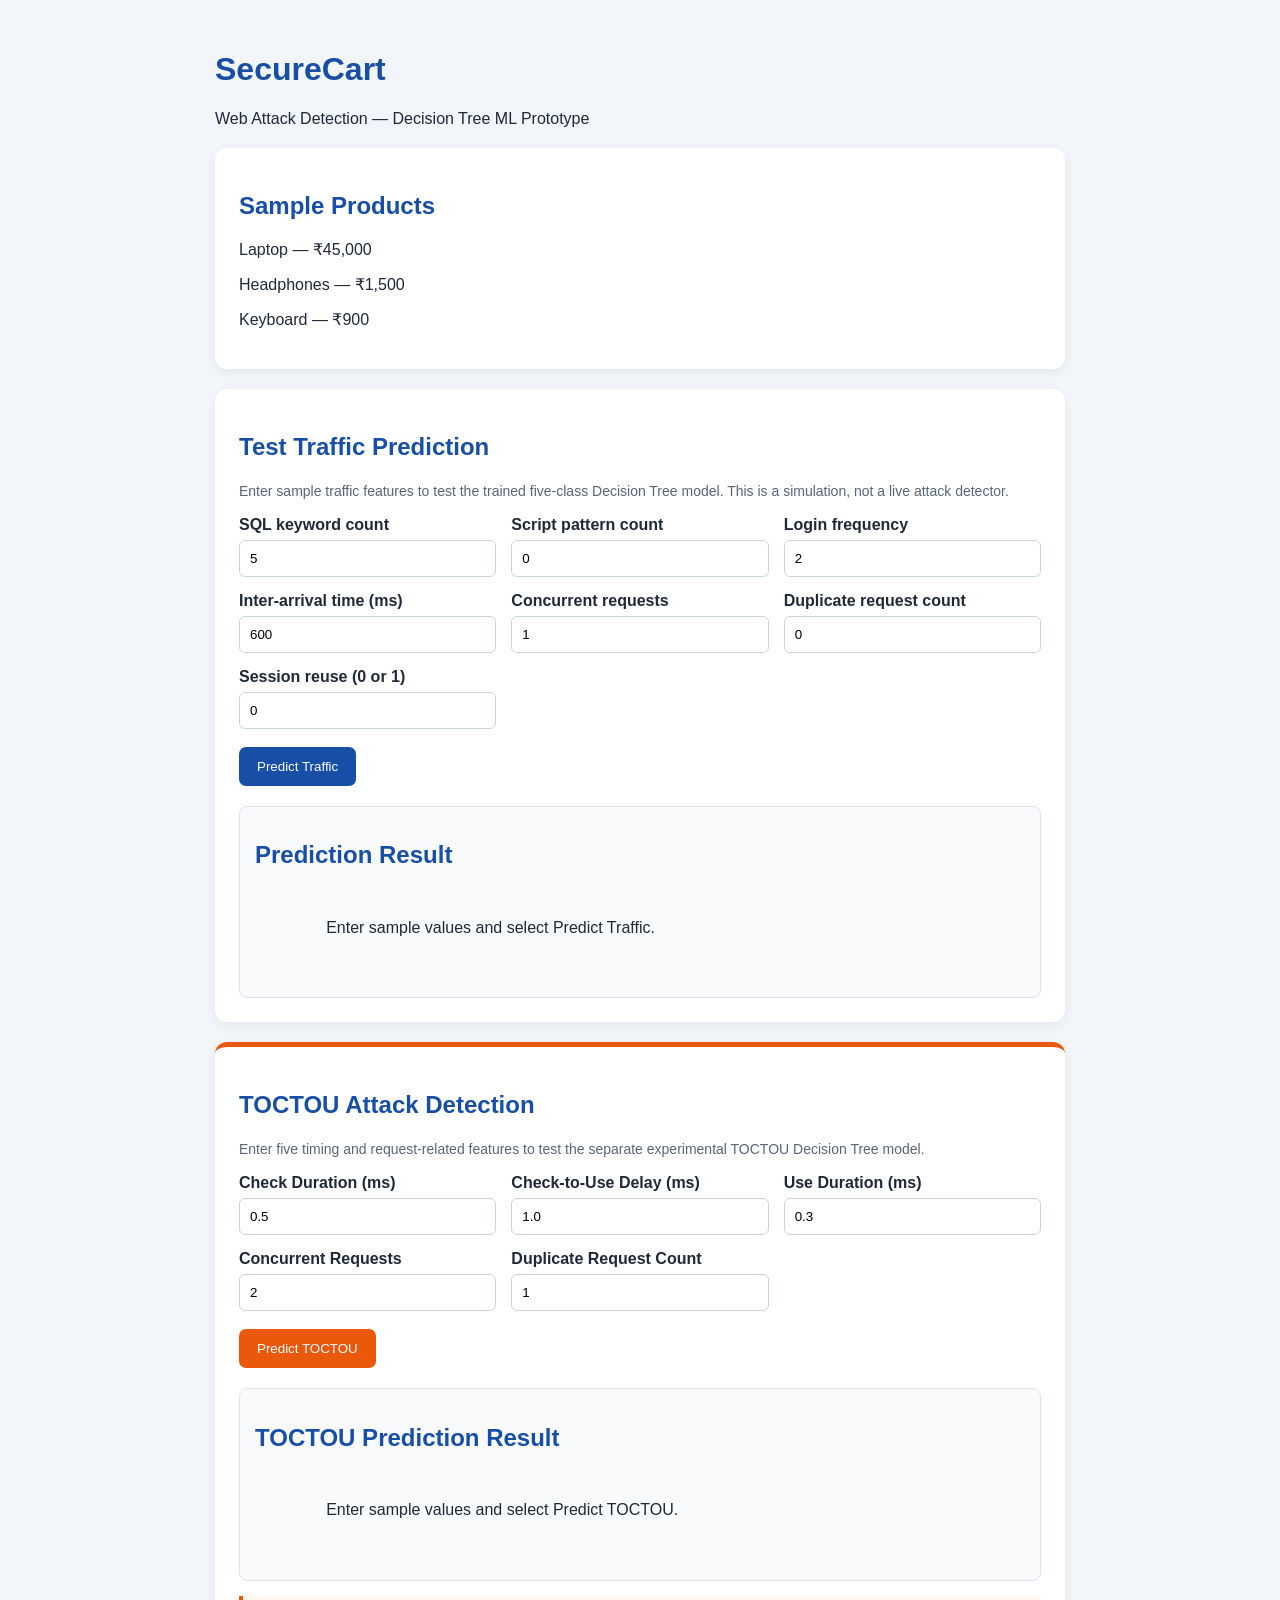
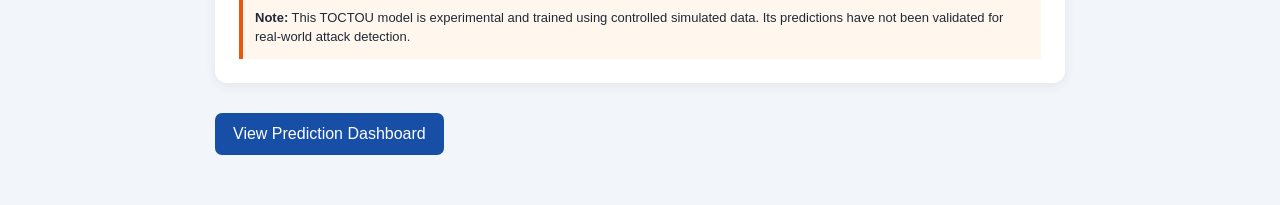
<file: templates/index.html>
<!DOCTYPE html>
<html lang="en">

<head>
    <meta charset="UTF-8">
    <meta name="viewport" content="width=device-width, initial-scale=1.0">

    <title>SecureCart - Web Attack Detection</title>

    <style>
        body {
            font-family: Arial, sans-serif;
            background: #f2f5f9;
            margin: 0;
            padding: 30px;
            color: #202938;
        }

        .container {
            max-width: 850px;
            margin: auto;
        }

        .card {
            background: white;
            padding: 24px;
            margin: 20px 0;
            border-radius: 12px;
            box-shadow: 0 3px 12px #00000010;
        }

        h1, h2 {
            color: #174ea6;
        }

        .fields {
            display: grid;
            grid-template-columns: repeat(auto-fit, minmax(220px, 1fr));
            gap: 15px;
        }

        label {
            display: block;
            font-weight: bold;
            margin-bottom: 6px;
        }

        input {
            box-sizing: border-box;
            width: 100%;
            padding: 10px;
            border: 1px solid #ccd3df;
            border-radius: 6px;
        }

        button {
            background: #174ea6;
            color: white;
            border: 0;
            padding: 12px 18px;
            border-radius: 7px;
            cursor: pointer;
            margin-top: 18px;
        }

        button:hover {
            background: #103b80;
        }

        #result,
        #toctouResult {
            white-space: pre-wrap;
            overflow-wrap: anywhere;
            line-height: 1.6;
        }

        .hint {
            color: #596579;
            font-size: 14px;
            line-height: 1.5;
        }

        .result-box {
            background: #f8fafc;
            border: 1px solid #dbe3ee;
            padding: 15px;
            border-radius: 8px;
            margin-top: 20px;
        }

        .toctou-card {
            border-top: 5px solid #ea580c;
        }

        .toctou-button {
            background: #ea580c;
        }

        .toctou-button:hover {
            background: #c2410c;
        }

        .note {
            background: #fff7ed;
            border-left: 4px solid #ea580c;
            padding: 12px;
            margin-top: 15px;
            font-size: 13px;
            line-height: 1.5;
        }

        .dashboard-link {
            display: inline-block;
            background: #174ea6;
            color: white;
            padding: 12px 18px;
            border-radius: 7px;
            text-decoration: none;
            margin: 10px 0 20px;
        }

        @media (max-width: 600px) {
            body {
                padding: 12px;
            }

            .card {
                padding: 16px;
            }
        }
    </style>
</head>

<body>

<div class="container">

    <h1>SecureCart</h1>

    <p>Web Attack Detection — Decision Tree ML Prototype</p>


    <!-- SAMPLE PRODUCTS -->
    <section class="card">

        <h2>Sample Products</h2>

        <p>Laptop — ₹45,000</p>
        <p>Headphones — ₹1,500</p>
        <p>Keyboard — ₹900</p>

    </section>


    <!-- MAIN MODEL: FIVE-CLASS WEB ATTACK DETECTION -->
    <section class="card">

        <h2>Test Traffic Prediction</h2>

        <p class="hint">
            Enter sample traffic features to test the trained
            five-class Decision Tree model.
            This is a simulation, not a live attack detector.
        </p>

        <form id="predictionForm">

            <div class="fields">

                <div>
                    <label for="sql">SQL keyword count</label>
                    <input id="sql" type="number" min="0"
                           value="5" required>
                </div>

                <div>
                    <label for="script">Script pattern count</label>
                    <input id="script" type="number" min="0"
                           value="0" required>
                </div>

                <div>
                    <label for="login">Login frequency</label>
                    <input id="login" type="number" min="0"
                           value="2" required>
                </div>

                <div>
                    <label for="interval">Inter-arrival time (ms)</label>
                    <input id="interval" type="number" min="0"
                           value="600" required>
                </div>

                <div>
                    <label for="concurrent">Concurrent requests</label>
                    <input id="concurrent" type="number" min="0"
                           value="1" required>
                </div>

                <div>
                    <label for="duplicates">Duplicate request count</label>
                    <input id="duplicates" type="number" min="0"
                           value="0" required>
                </div>

                <div>
                    <label for="session">Session reuse (0 or 1)</label>
                    <input id="session" type="number" min="0" max="1"
                           step="1" value="0" required>
                </div>

            </div>

            <button type="submit">Predict Traffic</button>

        </form>

        <div class="result-box" aria-live="polite">

            <h2>Prediction Result</h2>

            <p id="result">
                Enter sample values and select Predict Traffic.
            </p>

        </div>

    </section>


    <!-- TOCTOU MODEL -->
    <section class="card toctou-card">

        <h2>TOCTOU Attack Detection</h2>

        <p class="hint">
            Enter five timing and request-related features to test
            the separate experimental TOCTOU Decision Tree model.
        </p>

        <form id="toctouForm">

            <div class="fields">

                <div>
                    <label for="check_duration_ms">
                        Check Duration (ms)
                    </label>

                    <input
                        id="check_duration_ms"
                        type="number"
                        min="0"
                        step="any"
                        value="0.5"
                        required
                    >
                </div>

                <div>
                    <label for="check_use_delay_ms">
                        Check-to-Use Delay (ms)
                    </label>

                    <input
                        id="check_use_delay_ms"
                        type="number"
                        min="0"
                        step="any"
                        value="1.0"
                        required
                    >
                </div>

                <div>
                    <label for="use_duration_ms">
                        Use Duration (ms)
                    </label>

                    <input
                        id="use_duration_ms"
                        type="number"
                        min="0"
                        step="any"
                        value="0.3"
                        required
                    >
                </div>

                <div>
                    <label for="toctou_concurrent_requests">
                        Concurrent Requests
                    </label>

                    <input
                        id="toctou_concurrent_requests"
                        type="number"
                        min="0"
                        step="1"
                        value="2"
                        required
                    >
                </div>

                <div>
                    <label for="toctou_duplicate_request_count">
                        Duplicate Request Count
                    </label>

                    <input
                        id="toctou_duplicate_request_count"
                        type="number"
                        min="0"
                        step="1"
                        value="1"
                        required
                    >
                </div>

            </div>

            <button type="submit" class="toctou-button">
                Predict TOCTOU
            </button>

        </form>

        <div class="result-box" aria-live="polite">

            <h2>TOCTOU Prediction Result</h2>

            <p id="toctouResult">
                Enter sample values and select Predict TOCTOU.
            </p>

        </div>

        <div class="note">
            <strong>Note:</strong>
            This TOCTOU model is experimental and trained using
            controlled simulated data. Its predictions have not
            been validated for real-world attack detection.
        </div>

    </section>


    <!-- DASHBOARD LINK -->
    <a href="/dashboard" class="dashboard-link">
        View Prediction Dashboard
    </a>

</div>


<!-- JAVASCRIPT -->
<script>

// ========================================
// MAIN FIVE-CLASS MODEL
// ========================================

const form = document.getElementById("predictionForm");

const result = document.getElementById("result");

const labels = {
    "0": "Normal traffic",
    "1": "SQL Injection-like pattern",
    "2": "XSS-like pattern",
    "3": "Brute-force-like pattern",
    "4": "Race-condition-like duplicate requests"
};


form.addEventListener("submit", async (event) => {

    event.preventDefault();

    result.textContent = "Testing main model...";

    const body = {

        sql_keyword_count:
            Number(document.getElementById("sql").value),

        script_pattern_count:
            Number(document.getElementById("script").value),

        login_frequency:
            Number(document.getElementById("login").value),

        inter_arrival_ms:
            Number(document.getElementById("interval").value),

        concurrent_requests:
            Number(document.getElementById("concurrent").value),

        duplicate_request_count:
            Number(document.getElementById("duplicates").value),

        session_reuse:
            Number(document.getElementById("session").value)

    };


    try {

        const response = await fetch("/api/predict", {

            method: "POST",

            headers: {
                "Content-Type": "application/json"
            },

            body: JSON.stringify(body)

        });


        const data = await response.json();

        if (!response.ok) {

            result.textContent =
                "Error: " + (data.error || "Prediction failed");

            return;
        }


        const prediction = String(data.predicted_class);

        result.textContent =
            "Predicted class: " + prediction + "\n" +
            "Interpretation: " +
            (labels[prediction] || "Unknown class") +
            "\n\n" +
            (data.note || "");

    }

    catch (error) {

        result.textContent =
            "Could not connect to Flask. Check whether python app.py is running.";

    }

});


// ========================================
// SEPARATE TOCTOU MODEL
// ========================================

const toctouForm = document.getElementById("toctouForm");

const toctouResult = document.getElementById("toctouResult");


toctouForm.addEventListener("submit", async (event) => {

    event.preventDefault();

    toctouResult.textContent = "Testing TOCTOU model...";


    const body = {

        check_duration_ms:
            Number(document.getElementById("check_duration_ms").value),

        check_use_delay_ms:
            Number(document.getElementById("check_use_delay_ms").value),

        use_duration_ms:
            Number(document.getElementById("use_duration_ms").value),

        concurrent_requests:
            Number(document.getElementById("toctou_concurrent_requests").value),

        duplicate_request_count:
            Number(document.getElementById("toctou_duplicate_request_count").value)

    };


    try {

        const response = await fetch("/api/predict-toctou", {

            method: "POST",

            headers: {
                "Content-Type": "application/json"
            },

            body: JSON.stringify(body)

        });


        const data = await response.json();


        if (!response.ok) {

            toctouResult.textContent =
                "Error: " + (data.error || "TOCTOU prediction failed");

            return;
        }


        toctouResult.textContent =
            "Predicted class: " + data.predicted_class + "\n" +
            "Interpretation: " + data.prediction_label + "\n\n" +
            (data.note || "");

    }

    catch (error) {

        toctouResult.textContent =
            "Could not connect to Flask. Check whether python app.py is running.";

    }

});

</script>

</body>
</html>
</file>
